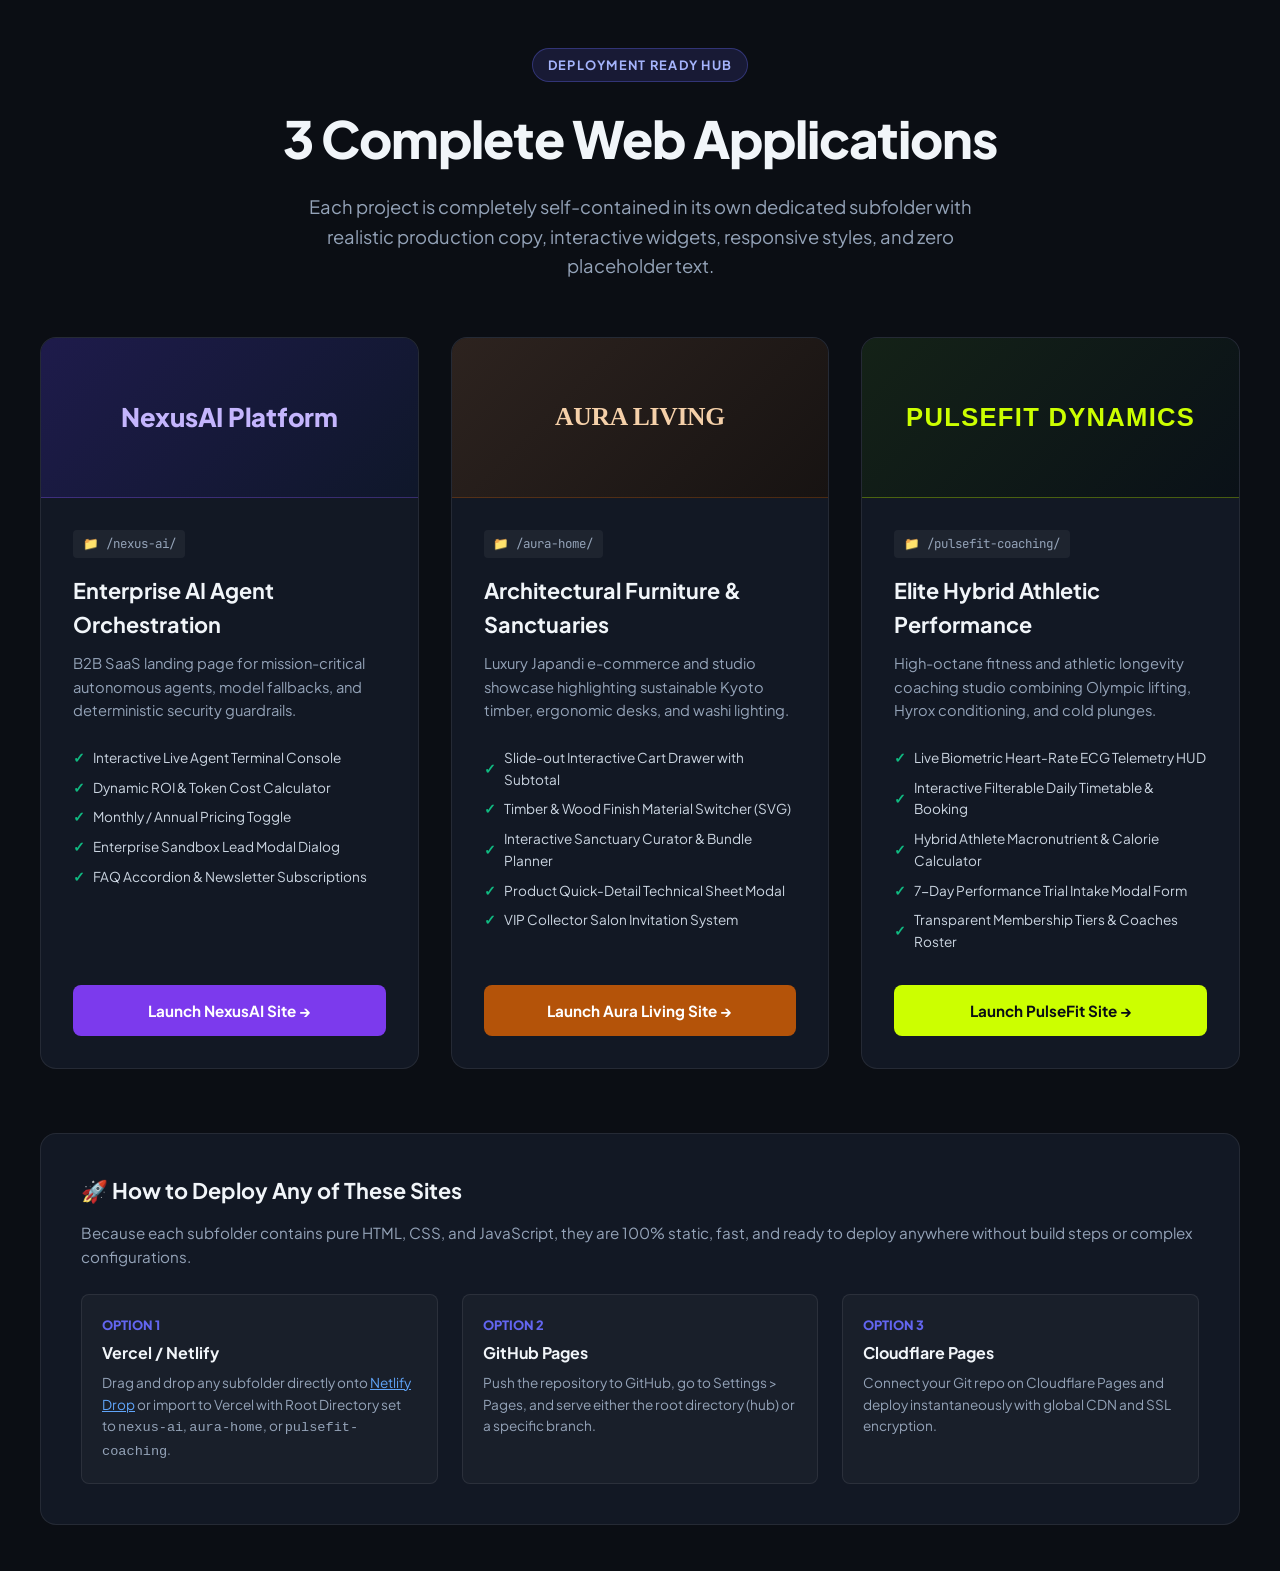
<file: index.html>
<!DOCTYPE html>
<html lang="en">
<head>
  <meta charset="UTF-8">
  <meta name="viewport" content="width=device-width, initial-scale=1.0">
  <title>Production Web Project Hub — 3 Complete Landing Pages</title>
  <meta name="description" content="Master launchpad for 3 deployment-ready web landing pages: NexusAI, Aura Living, and PulseFit Dynamics.">
  <link rel="preconnect" href="https://fonts.googleapis.com">
  <link rel="preconnect" href="https://fonts.gstatic.com" crossorigin>
  <link href="https://fonts.googleapis.com/css2?family=Plus+Jakarta+Sans:wght@400;500;600;700;800&family=JetBrains+Mono:wght@500;700&display=swap" rel="stylesheet">
  <style>
    :root {
      --bg: #0B0E14;
      --card-bg: #121824;
      --border: rgba(255, 255, 255, 0.08);
      --text: #F1F5F9;
      --text-muted: #94A3B8;
      --accent: #6366F1;
      --radius: 16px;
    }
    *, *::before, *::after { box-sizing: border-box; margin: 0; padding: 0; }
    body {
      font-family: 'Plus Jakarta Sans', sans-serif;
      background: var(--bg);
      color: var(--text);
      line-height: 1.6;
      padding: 3rem 1.5rem;
    }
    .container {
      max-width: 1200px;
      margin: 0 auto;
    }
    .header {
      text-align: center;
      margin-bottom: 3.5rem;
    }
    .badge {
      display: inline-block;
      background: rgba(99, 102, 241, 0.15);
      border: 1px solid rgba(99, 102, 241, 0.35);
      color: #A5B4FC;
      font-size: 0.8rem;
      font-weight: 700;
      letter-spacing: 0.1em;
      text-transform: uppercase;
      padding: 0.35rem 0.9rem;
      border-radius: 999px;
      margin-bottom: 1rem;
    }
    h1 {
      font-size: clamp(2.2rem, 4vw, 3.2rem);
      font-weight: 800;
      letter-spacing: -0.02em;
      margin-bottom: 0.8rem;
    }
    .subtitle {
      color: var(--text-muted);
      font-size: 1.15rem;
      max-width: 680px;
      margin: 0 auto;
    }
    .grid {
      display: grid;
      grid-template-columns: repeat(3, 1fr);
      gap: 2rem;
      margin-bottom: 4rem;
    }
    .card {
      background: var(--card-bg);
      border: 1px solid var(--border);
      border-radius: var(--radius);
      overflow: hidden;
      display: flex;
      flex-direction: column;
      transition: transform 0.25s ease, border-color 0.25s ease, box-shadow 0.25s ease;
    }
    .card:hover {
      transform: translateY(-6px);
      box-shadow: 0 20px 40px rgba(0,0,0,0.5);
    }
    .card.nexus:hover { border-color: #8B5CF6; }
    .card.aura:hover { border-color: #B45309; }
    .card.pulse:hover { border-color: #CCFF00; }

    .card-banner {
      height: 160px;
      display: flex;
      align-items: center;
      justify-content: center;
      padding: 1.5rem;
      position: relative;
    }
    .nexus .card-banner {
      background: linear-gradient(135deg, #1E1B4B 0%, #0F172A 100%);
      border-bottom: 1px solid rgba(139, 92, 246, 0.3);
    }
    .aura .card-banner {
      background: linear-gradient(135deg, #2D231F 0%, #171312 100%);
      border-bottom: 1px solid rgba(180, 83, 9, 0.3);
    }
    .pulse .card-banner {
      background: linear-gradient(135deg, #142217 0%, #0A1118 100%);
      border-bottom: 1px solid rgba(204, 255, 0, 0.3);
    }
    .banner-title {
      font-size: 1.6rem;
      font-weight: 800;
      letter-spacing: -0.01em;
    }
    .nexus .banner-title { color: #C4B5FD; }
    .aura .banner-title { color: #F5D0A9; font-family: Georgia, serif; }
    .pulse .banner-title { color: #CCFF00; font-family: sans-serif; letter-spacing: 0.05em; }

    .card-content {
      padding: 2rem;
      display: flex;
      flex-direction: column;
      flex-grow: 1;
    }
    .folder-tag {
      font-family: 'JetBrains Mono', monospace;
      font-size: 0.78rem;
      color: #94A3B8;
      background: rgba(255, 255, 255, 0.05);
      padding: 0.25rem 0.6rem;
      border-radius: 4px;
      display: inline-block;
      margin-bottom: 1rem;
      align-self: flex-start;
    }
    .card-title {
      font-size: 1.35rem;
      font-weight: 700;
      margin-bottom: 0.6rem;
    }
    .card-desc {
      color: var(--text-muted);
      font-size: 0.92rem;
      margin-bottom: 1.5rem;
      line-height: 1.6;
    }
    .feature-bullets {
      list-style: none;
      display: flex;
      flex-direction: column;
      gap: 0.5rem;
      font-size: 0.85rem;
      color: #CBD5E1;
      margin-bottom: 2rem;
      flex-grow: 1;
    }
    .feature-bullets li {
      display: flex;
      align-items: center;
      gap: 0.5rem;
    }
    .feature-bullets li span {
      color: #10B981;
      font-weight: 700;
    }
    .btn-launch {
      display: flex;
      align-items: center;
      justify-content: center;
      gap: 0.5rem;
      text-decoration: none;
      font-weight: 700;
      font-size: 0.95rem;
      padding: 0.85rem 1.4rem;
      border-radius: 8px;
      transition: all 0.2s ease;
    }
    .nexus .btn-launch {
      background: #7C3AED;
      color: #FFFFFF;
    }
    .nexus .btn-launch:hover { background: #6D28D9; }

    .aura .btn-launch {
      background: #B45309;
      color: #FFFFFF;
    }
    .aura .btn-launch:hover { background: #92400E; }

    .pulse .btn-launch {
      background: #CCFF00;
      color: #090D14;
    }
    .pulse .btn-launch:hover { background: #B3E600; }

    .deploy-panel {
      background: #121824;
      border: 1px solid var(--border);
      border-radius: var(--radius);
      padding: 2.5rem;
    }
    .deploy-panel h3 {
      font-size: 1.35rem;
      margin-bottom: 0.75rem;
    }
    .deploy-panel p {
      color: var(--text-muted);
      margin-bottom: 1.5rem;
      font-size: 0.95rem;
    }
    .deploy-steps {
      display: grid;
      grid-template-columns: repeat(3, 1fr);
      gap: 1.5rem;
    }
    .step-box {
      background: rgba(255, 255, 255, 0.03);
      border: 1px solid var(--border);
      border-radius: 8px;
      padding: 1.25rem;
    }
    .step-num {
      font-size: 0.8rem;
      font-weight: 800;
      color: var(--accent);
      margin-bottom: 0.3rem;
    }
    .step-box h4 {
      font-size: 1rem;
      margin-bottom: 0.4rem;
    }
    .step-box p {
      font-size: 0.85rem;
      margin: 0;
      color: var(--text-muted);
    }
    @media (max-width: 992px) {
      .grid { grid-template-columns: 1fr; }
      .deploy-steps { grid-template-columns: 1fr; }
    }
  </style>
</head>
<body>

  <div class="container">
    <header class="header">
      <span class="badge">Deployment Ready Hub</span>
      <h1>3 Complete Web Applications</h1>
      <p class="subtitle">Each project is completely self-contained in its own dedicated subfolder with realistic production copy, interactive widgets, responsive styles, and zero placeholder text.</p>
    </header>

    <div class="grid">
      <!-- Card 1: NexusAI -->
      <div class="card nexus">
        <div class="card-banner">
          <div class="banner-title">NexusAI Platform</div>
        </div>
        <div class="card-content">
          <span class="folder-tag">📁 /nexus-ai/</span>
          <h2 class="card-title">Enterprise AI Agent Orchestration</h2>
          <p class="card-desc">B2B SaaS landing page for mission-critical autonomous agents, model fallbacks, and deterministic security guardrails.</p>
          <ul class="feature-bullets">
            <li><span>✓</span> Interactive Live Agent Terminal Console</li>
            <li><span>✓</span> Dynamic ROI &amp; Token Cost Calculator</li>
            <li><span>✓</span> Monthly / Annual Pricing Toggle</li>
            <li><span>✓</span> Enterprise Sandbox Lead Modal Dialog</li>
            <li><span>✓</span> FAQ Accordion &amp; Newsletter Subscriptions</li>
          </ul>
          <a href="./nexus-ai/index.html" class="btn-launch">
            Launch NexusAI Site &rarr;
          </a>
        </div>
      </div>

      <!-- Card 2: Aura Living -->
      <div class="card aura">
        <div class="card-banner">
          <div class="banner-title">AURA LIVING</div>
        </div>
        <div class="card-content">
          <span class="folder-tag">📁 /aura-home/</span>
          <h2 class="card-title">Architectural Furniture &amp; Sanctuaries</h2>
          <p class="card-desc">Luxury Japandi e-commerce and studio showcase highlighting sustainable Kyoto timber, ergonomic desks, and washi lighting.</p>
          <ul class="feature-bullets">
            <li><span>✓</span> Slide-out Interactive Cart Drawer with Subtotal</li>
            <li><span>✓</span> Timber &amp; Wood Finish Material Switcher (SVG)</li>
            <li><span>✓</span> Interactive Sanctuary Curator &amp; Bundle Planner</li>
            <li><span>✓</span> Product Quick-Detail Technical Sheet Modal</li>
            <li><span>✓</span> VIP Collector Salon Invitation System</li>
          </ul>
          <a href="./aura-home/index.html" class="btn-launch">
            Launch Aura Living Site &rarr;
          </a>
        </div>
      </div>

      <!-- Card 3: PulseFit Dynamics -->
      <div class="card pulse">
        <div class="card-banner">
          <div class="banner-title">PULSEFIT DYNAMICS</div>
        </div>
        <div class="card-content">
          <span class="folder-tag">📁 /pulsefit-coaching/</span>
          <h2 class="card-title">Elite Hybrid Athletic Performance</h2>
          <p class="card-desc">High-octane fitness and athletic longevity coaching studio combining Olympic lifting, Hyrox conditioning, and cold plunges.</p>
          <ul class="feature-bullets">
            <li><span>✓</span> Live Biometric Heart-Rate ECG Telemetry HUD</li>
            <li><span>✓</span> Interactive Filterable Daily Timetable &amp; Booking</li>
            <li><span>✓</span> Hybrid Athlete Macronutrient &amp; Calorie Calculator</li>
            <li><span>✓</span> 7-Day Performance Trial Intake Modal Form</li>
            <li><span>✓</span> Transparent Membership Tiers &amp; Coaches Roster</li>
          </ul>
          <a href="./pulsefit-coaching/index.html" class="btn-launch">
            Launch PulseFit Site &rarr;
          </a>
        </div>
      </div>
    </div>

    <!-- Deployment Guide -->
    <section class="deploy-panel">
      <h3>🚀 How to Deploy Any of These Sites</h3>
      <p>Because each subfolder contains pure HTML, CSS, and JavaScript, they are 100% static, fast, and ready to deploy anywhere without build steps or complex configurations.</p>

      <div class="deploy-steps">
        <div class="step-box">
          <div class="step-num">OPTION 1</div>
          <h4>Vercel / Netlify</h4>
          <p>Drag and drop any subfolder directly onto <a href="https://app.netlify.com/drop" target="_blank" style="color:#60A5FA;">Netlify Drop</a> or import to Vercel with Root Directory set to <code>nexus-ai</code>, <code>aura-home</code>, or <code>pulsefit-coaching</code>.</p>
        </div>
        <div class="step-box">
          <div class="step-num">OPTION 2</div>
          <h4>GitHub Pages</h4>
          <p>Push the repository to GitHub, go to Settings &gt; Pages, and serve either the root directory (hub) or a specific branch.</p>
        </div>
        <div class="step-box">
          <div class="step-num">OPTION 3</div>
          <h4>Cloudflare Pages</h4>
          <p>Connect your Git repo on Cloudflare Pages and deploy instantaneously with global CDN and SSL encryption.</p>
        </div>
      </div>
    </section>
  </div>

</body>
</html>
</file>
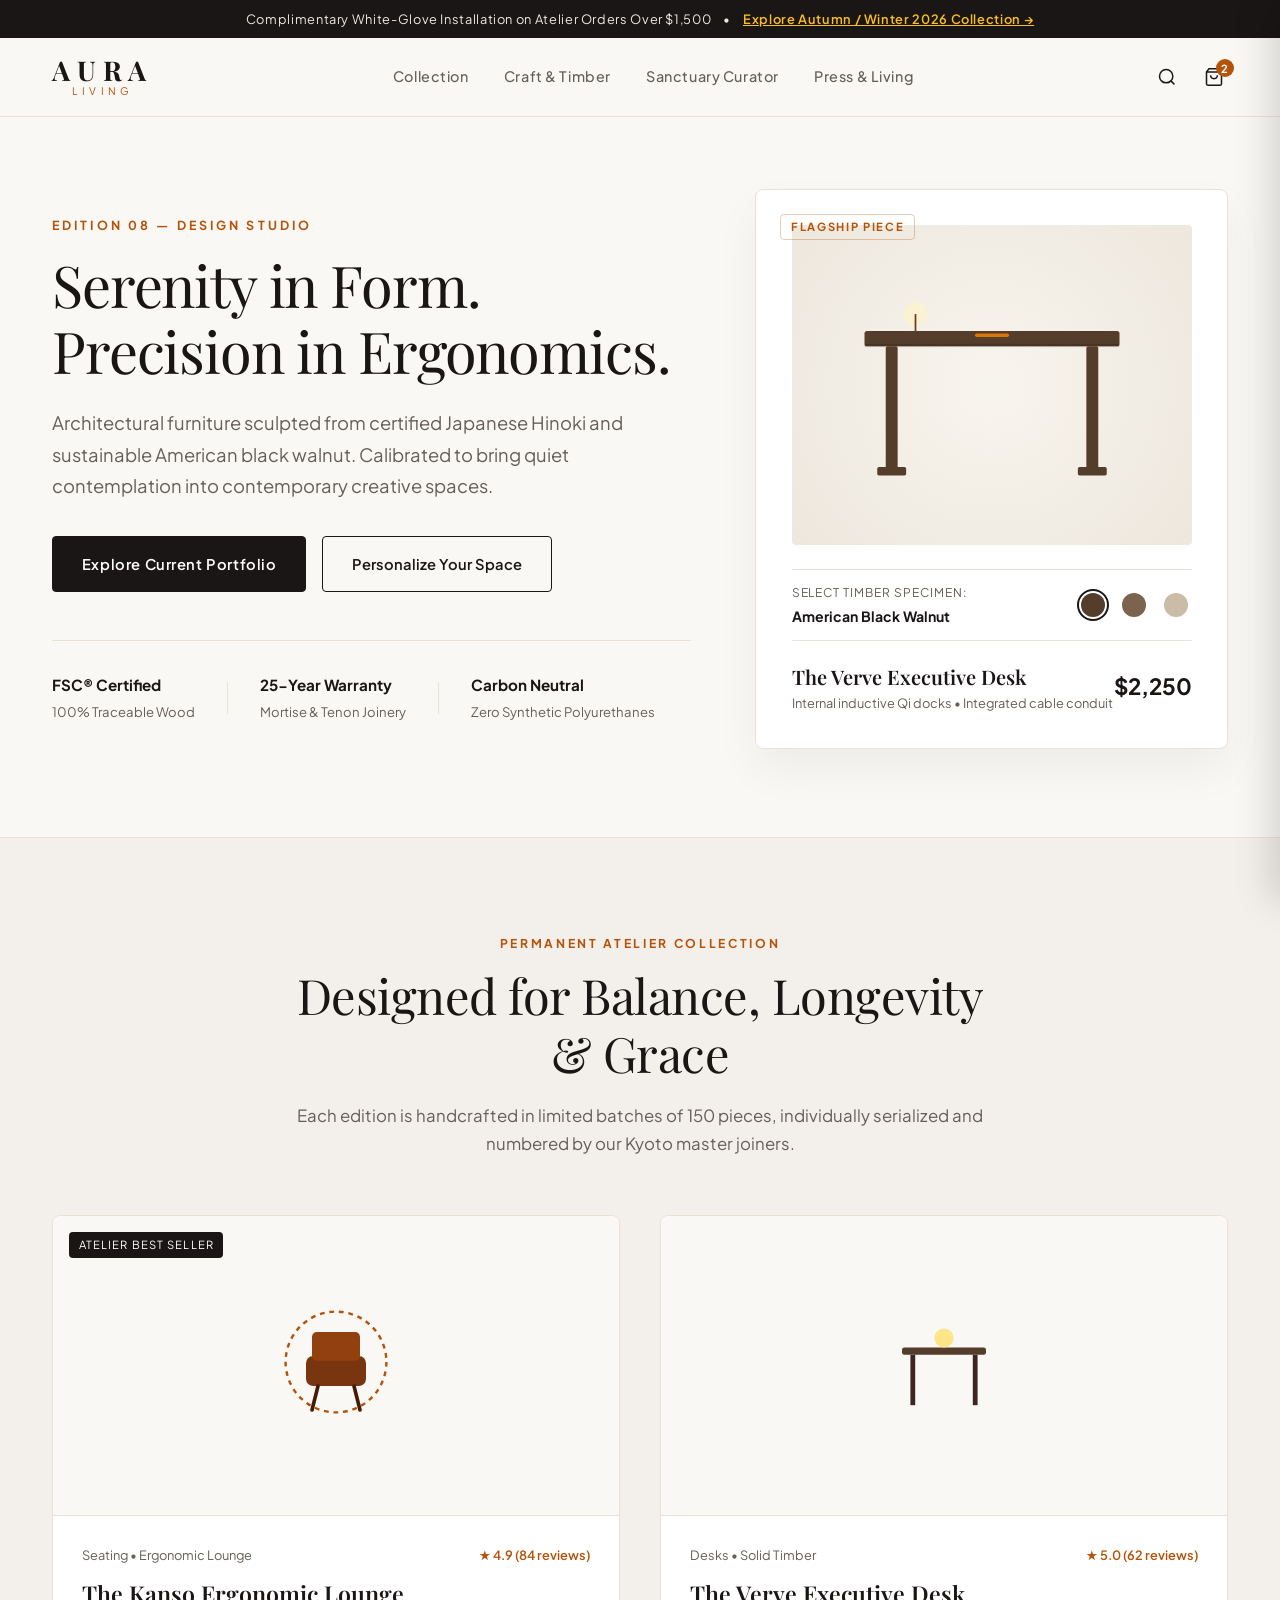
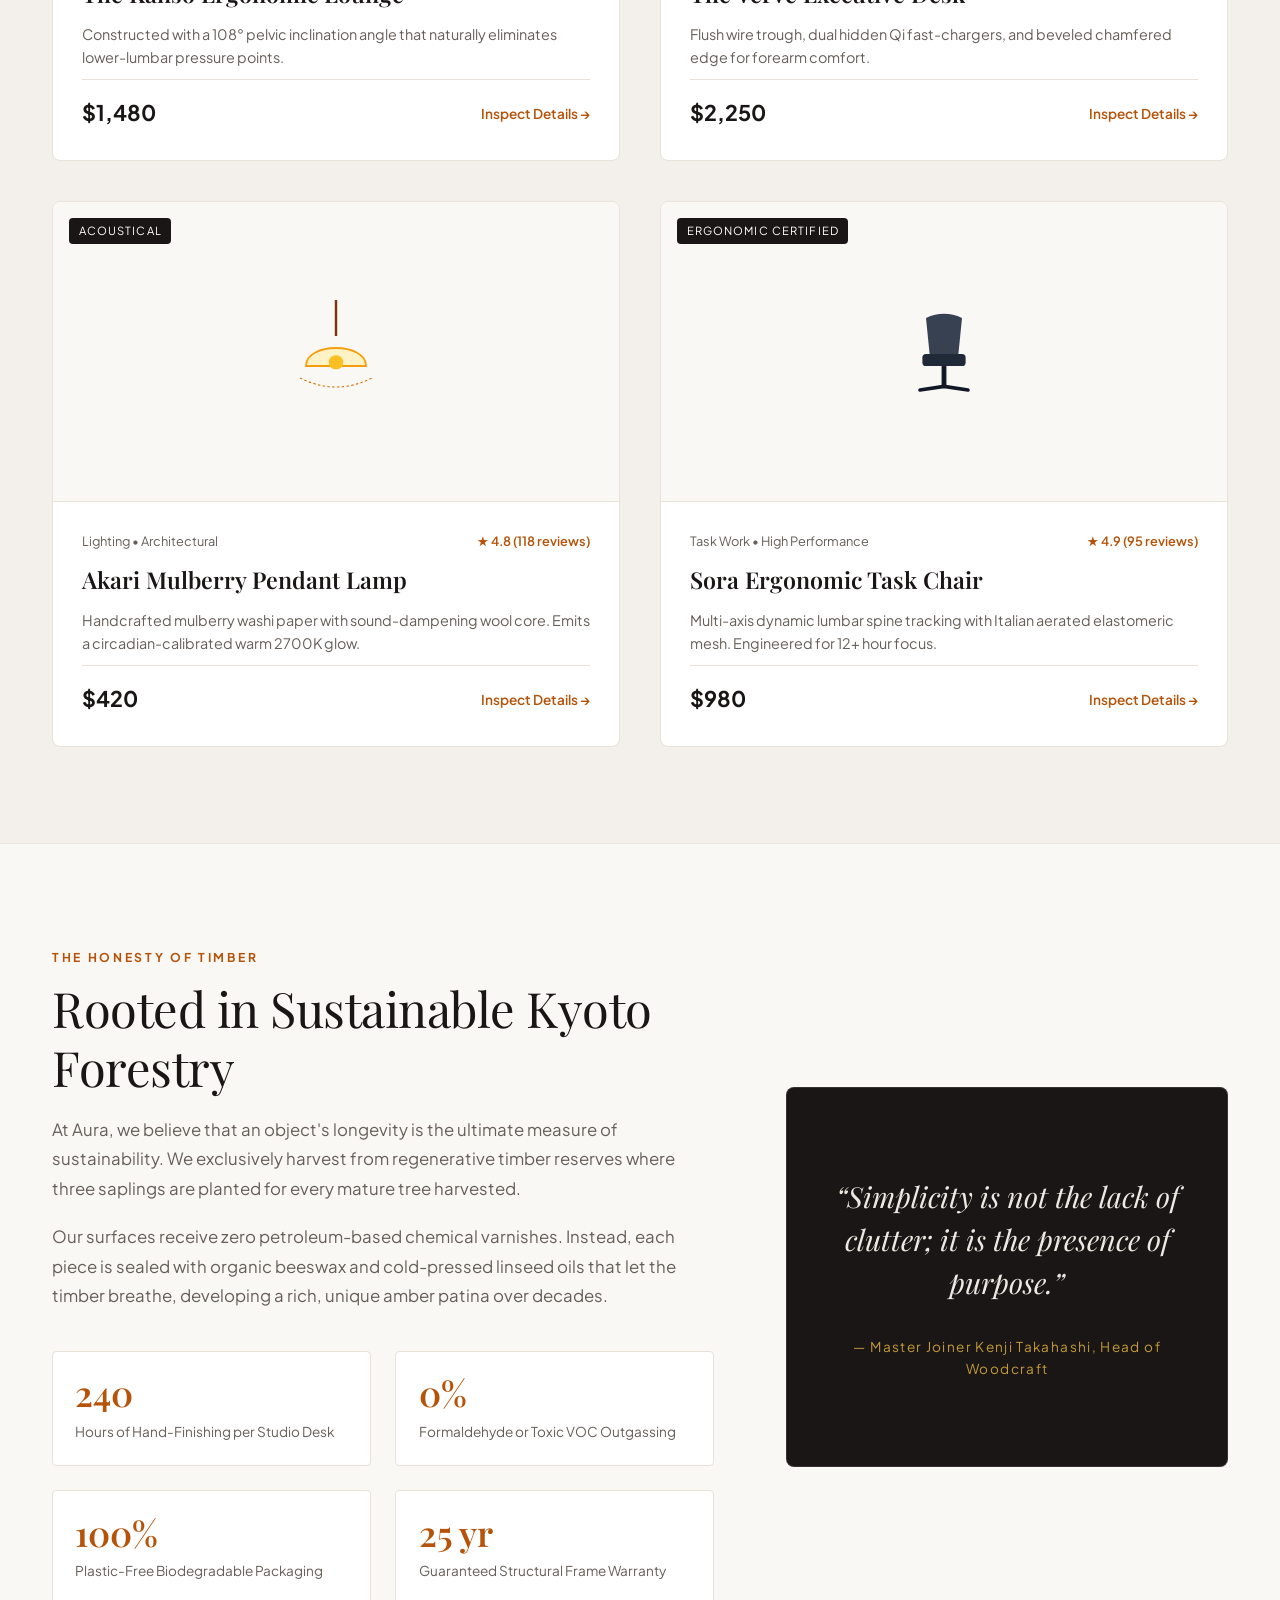
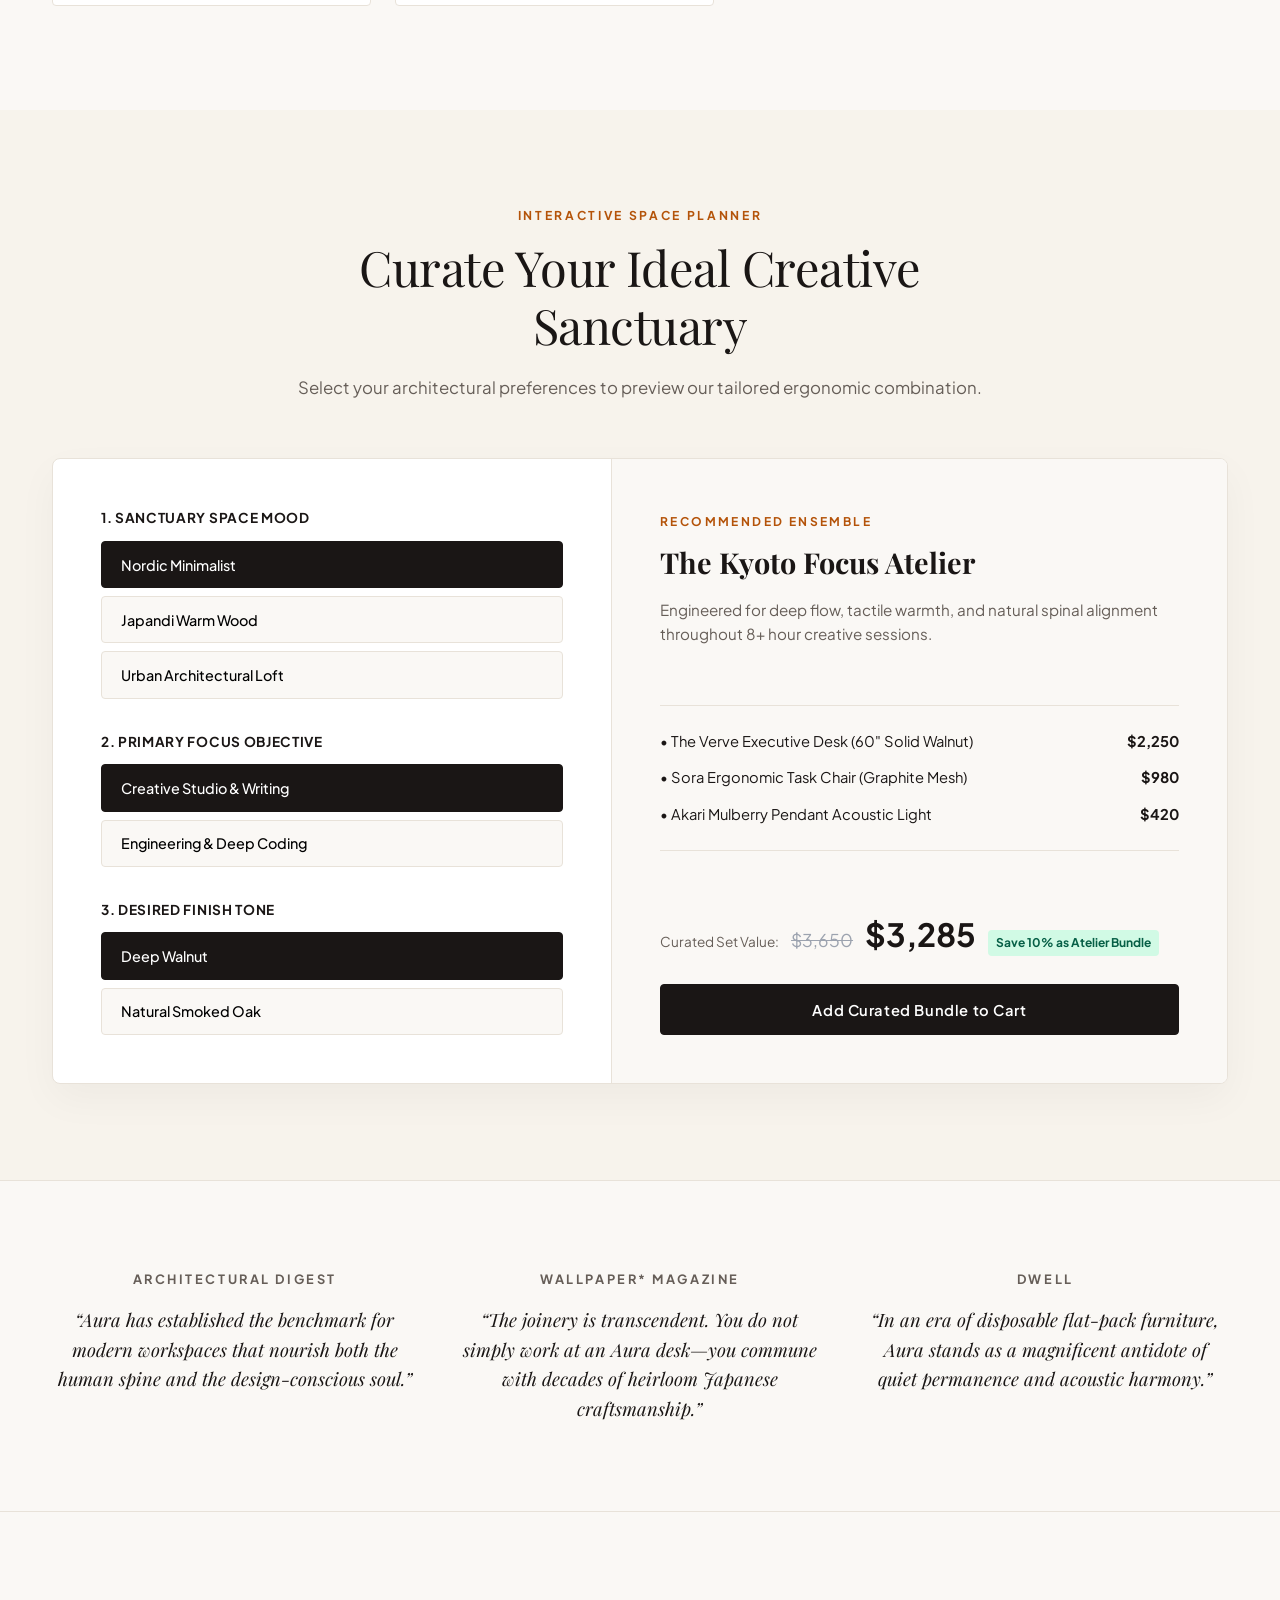
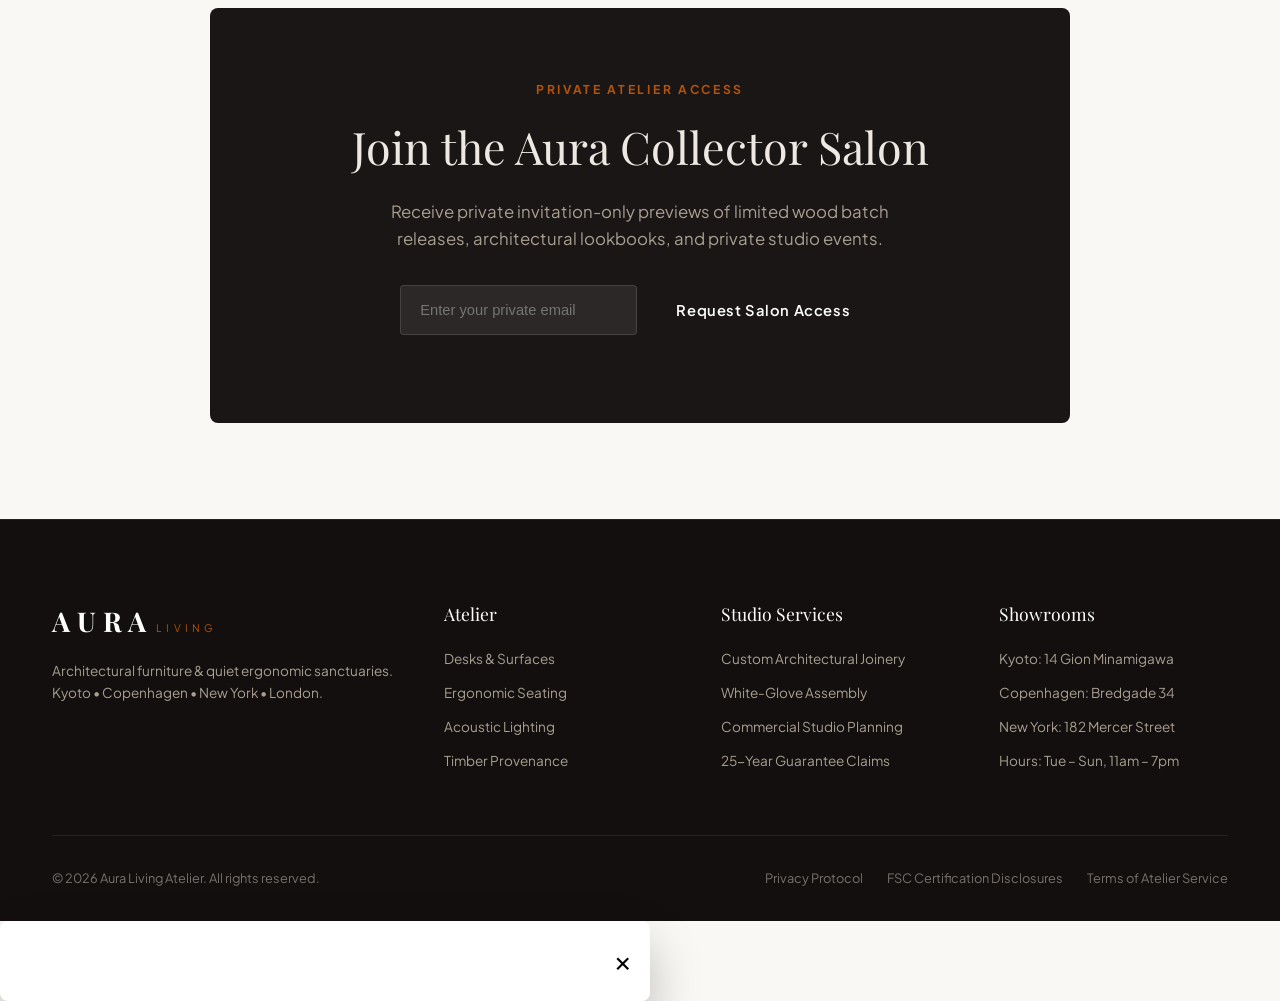
<file: aura-home/index.html>
<!DOCTYPE html>
<html lang="en">
<head>
  <meta charset="UTF-8">
  <meta name="viewport" content="width=device-width, initial-scale=1.0">
  <title>Aura Living — Architectural Furniture &amp; Ergonomic Sanctuaries</title>
  <meta name="description" content="Handcrafted Scandinavian-Japanese ergonomic desks, lounge seating, and architectural lighting engineered from sustainably harvested timber.">
  <link rel="preconnect" href="https://fonts.googleapis.com">
  <link rel="preconnect" href="https://fonts.gstatic.com" crossorigin>
  <link href="https://fonts.googleapis.com/css2?family=Playfair+Display:ital,wght@0,400;0,600;0,700;1,400&family=Plus+Jakarta+Sans:wght@300;400;500;600;700&display=swap" rel="stylesheet">
  <link rel="stylesheet" href="style.css">
</head>
<body>

  <!-- Announcement Bar -->
  <aside class="announcement-bar" id="announcement-bar">
    <div class="announcement-inner">
      <span>Complimentary White-Glove Installation on Atelier Orders Over $1,500</span>
      <span class="announcement-divider">•</span>
      <a href="#flagship" class="announcement-link">Explore Autumn / Winter 2026 Collection &rarr;</a>
    </div>
  </aside>

  <!-- Navigation -->
  <header class="studio-header" id="header">
    <div class="nav-container">
      <button class="mobile-toggle" id="mobile-toggle" aria-label="Toggle Navigation">
        <span></span>
        <span></span>
      </button>

      <a href="#hero" class="studio-logo">
        <span class="logo-title">AURA</span>
        <span class="logo-sub">LIVING</span>
      </a>

      <nav class="studio-nav" id="studio-nav">
        <a href="#flagship" class="nav-link">Collection</a>
        <a href="#materials" class="nav-link">Craft &amp; Timber</a>
        <a href="#customizer" class="nav-link">Sanctuary Curator</a>
        <a href="#reviews" class="nav-link">Press &amp; Living</a>
      </nav>

      <div class="nav-utilities">
        <button class="util-btn search-btn" id="search-trigger" aria-label="Search catalog">
          <svg width="20" height="20" viewBox="0 0 24 24" fill="none" stroke="currentColor" stroke-width="1.8"><circle cx="11" cy="11" r="8"/><path d="M21 21l-4.35-4.35"/></svg>
        </button>
        <button class="util-btn cart-trigger" id="cart-drawer-trigger" aria-label="Shopping Cart">
          <svg width="20" height="20" viewBox="0 0 24 24" fill="none" stroke="currentColor" stroke-width="1.8"><path d="M6 2L3 6v14a2 2 0 0 0 2 2h14a2 2 0 0 0 2-2V6l-3-4z"/><line x1="3" y1="6" x2="21" y2="6"/><path d="M16 10a4 4 0 0 1-8 0"/></svg>
          <span class="cart-count-badge" id="cart-count">2</span>
        </button>
      </div>
    </div>
  </header>

  <main>
    <!-- Hero Section -->
    <section class="hero-section" id="hero">
      <div class="hero-container">
        <div class="hero-content">
          <div class="editorial-tag">EDITION 08 — DESIGN STUDIO</div>
          <h1 class="hero-heading">Serenity in Form. Precision in Ergonomics.</h1>
          <p class="hero-subheading">
            Architectural furniture sculpted from certified Japanese Hinoki and sustainable American black walnut. Calibrated to bring quiet contemplation into contemporary creative spaces.
          </p>

          <div class="hero-actions">
            <a href="#flagship" class="btn-dark">Explore Current Portfolio</a>
            <a href="#customizer" class="btn-outline">Personalize Your Space</a>
          </div>

          <div class="hero-attributes">
            <div class="attr-item">
              <strong>FSC® Certified</strong>
              <span>100% Traceable Wood</span>
            </div>
            <div class="attr-divider"></div>
            <div class="attr-item">
              <strong>25-Year Warranty</strong>
              <span>Mortise &amp; Tenon Joinery</span>
            </div>
            <div class="attr-divider"></div>
            <div class="attr-item">
              <strong>Carbon Neutral</strong>
              <span>Zero Synthetic Polyurethanes</span>
            </div>
          </div>
        </div>

        <div class="hero-visual">
          <div class="visual-card" id="hero-interactive-card">
            <div class="product-badge">FLAGSHIP PIECE</div>
            <div class="material-preview-box" id="material-preview-display">
              <div class="furniture-illustration" id="furniture-svg-stage">
                <!-- Architectural Desk Line SVG -->
                <svg width="340" height="260" viewBox="0 0 400 300" fill="none" xmlns="http://www.w3.org/2000/svg" class="desk-svg">
                  <!-- Desk Top -->
                  <rect x="50" y="90" width="300" height="18" rx="3" class="part-wood wood-fill" />
                  <!-- Bevel edge shadow -->
                  <rect x="50" y="105" width="300" height="4" fill="rgba(0,0,0,0.15)" />
                  <!-- Left Leg Assembly -->
                  <rect x="75" y="108" width="14" height="150" rx="2" class="part-wood wood-fill" />
                  <rect x="65" y="250" width="34" height="10" rx="2" class="part-wood wood-fill" />
                  <!-- Right Leg Assembly -->
                  <rect x="311" y="108" width="14" height="150" rx="2" class="part-wood wood-fill" />
                  <rect x="301" y="250" width="34" height="10" rx="2" class="part-wood wood-fill" />
                  <!-- Cable Conceal Conduit Inlay -->
                  <rect x="180" y="93" width="40" height="4" rx="2" fill="#D97706" />
                  <!-- Decorative Minimalist Lamp Shadow -->
                  <circle cx="110" cy="70" r="14" fill="#FEF3C7" opacity="0.6" />
                  <path d="M110 70 L110 90" stroke="#78350F" stroke-width="2"/>
                </svg>
              </div>
            </div>

            <div class="material-switcher-panel">
              <div class="switcher-meta">
                <span class="switcher-label">Select Timber Specimen:</span>
                <span class="switcher-active-name" id="current-finish-name">American Black Walnut</span>
              </div>
              <div class="swatches-row">
                <button class="swatch-btn active" data-finish="walnut" data-name="American Black Walnut" data-color="#543D2B" title="Black Walnut">
                  <span class="swatch-color" style="background: #543D2B;"></span>
                </button>
                <button class="swatch-btn" data-finish="oak" data-name="Smoked European Oak" data-color="#7C634E" title="Smoked Oak">
                  <span class="swatch-color" style="background: #7C634E;"></span>
                </button>
                <button class="swatch-btn" data-finish="ash" data-name="Bleached Nordic Ash" data-color="#CBBCA8" title="Nordic Ash">
                  <span class="swatch-color" style="background: #CBBCA8;"></span>
                </button>
              </div>
            </div>

            <div class="hero-product-details">
              <div>
                <h4>The Verve Executive Desk</h4>
                <p>Internal inductive Qi docks &bull; Integrated cable conduit</p>
              </div>
              <div class="product-price-tag">$2,250</div>
            </div>
          </div>
        </div>
      </div>
    </section>

    <!-- Flagship Collection Grid -->
    <section class="collection-section" id="flagship">
      <div class="section-container">
        <div class="editorial-header">
          <span class="editorial-sub">PERMANENT ATELIER COLLECTION</span>
          <h2 class="editorial-title">Designed for Balance, Longevity &amp; Grace</h2>
          <p class="editorial-lead">Each edition is handcrafted in limited batches of 150 pieces, individually serialized and numbered by our Kyoto master joiners.</p>
        </div>

        <div class="product-grid">
          <!-- Product 1 -->
          <article class="product-card" data-id="1">
            <div class="card-image-wrap">
              <div class="badge-tag">Atelier Best Seller</div>
              <div class="product-art p-art-1">
                <div class="art-visual-placeholder">
                  <svg width="120" height="120" viewBox="0 0 100 100" fill="none">
                    <circle cx="50" cy="50" r="42" stroke="#B45309" stroke-width="2" stroke-dasharray="4 4"/>
                    <rect x="25" y="45" width="50" height="25" rx="6" fill="#78350F"/>
                    <path d="M35 70 L30 90 M65 70 L70 90" stroke="#451A03" stroke-width="3" stroke-linecap="round"/>
                    <rect x="30" y="25" width="40" height="24" rx="4" fill="#92400E"/>
                  </svg>
                </div>
              </div>
              <button class="quick-add-btn" onclick="addToCart(1, 'The Kanso Ergonomic Lounge', 1480, 'Black Walnut / Cognac Leather')">
                + Quick Add to Sanctuary
              </button>
            </div>
            <div class="card-info">
              <div class="card-meta">
                <span class="category">Seating &bull; Ergonomic Lounge</span>
                <span class="rating">★ 4.9 (84 reviews)</span>
              </div>
              <h3 class="product-title">The Kanso Ergonomic Lounge</h3>
              <p class="product-brief">Constructed with a 108° pelvic inclination angle that naturally eliminates lower-lumbar pressure points.</p>
              <div class="price-row">
                <span class="price">$1,480</span>
                <button class="details-link" onclick="openProductModal(1)">Inspect Details &rarr;</button>
              </div>
            </div>
          </article>

          <!-- Product 2 -->
          <article class="product-card" data-id="2">
            <div class="card-image-wrap">
              <div class="product-art p-art-2">
                <div class="art-visual-placeholder">
                  <svg width="120" height="120" viewBox="0 0 100 100" fill="none">
                    <rect x="15" y="38" width="70" height="6" rx="2" fill="#543D2B"/>
                    <rect x="22" y="44" width="4" height="42" fill="#3E2723"/>
                    <rect x="74" y="44" width="4" height="42" fill="#3E2723"/>
                    <circle cx="50" cy="30" r="8" fill="#FDE68A"/>
                  </svg>
                </div>
              </div>
              <button class="quick-add-btn" onclick="addToCart(2, 'The Verve Executive Desk', 2250, 'Solid American Walnut')">
                + Quick Add to Sanctuary
              </button>
            </div>
            <div class="card-info">
              <div class="card-meta">
                <span class="category">Desks &bull; Solid Timber</span>
                <span class="rating">★ 5.0 (62 reviews)</span>
              </div>
              <h3 class="product-title">The Verve Executive Desk</h3>
              <p class="product-brief">Flush wire trough, dual hidden Qi fast-chargers, and beveled chamfered edge for forearm comfort.</p>
              <div class="price-row">
                <span class="price">$2,250</span>
                <button class="details-link" onclick="openProductModal(2)">Inspect Details &rarr;</button>
              </div>
            </div>
          </article>

          <!-- Product 3 -->
          <article class="product-card" data-id="3">
            <div class="card-image-wrap">
              <div class="badge-tag">Acoustical</div>
              <div class="product-art p-art-3">
                <div class="art-visual-placeholder">
                  <svg width="120" height="120" viewBox="0 0 100 100" fill="none">
                    <line x1="50" y1="10" x2="50" y2="40" stroke="#78350F" stroke-width="2"/>
                    <path d="M25 65 C25 45 75 45 75 65 Z" fill="#FEF3C7" stroke="#F59E0B" stroke-width="1.5"/>
                    <circle cx="50" cy="62" r="6" fill="#FBBF24"/>
                    <path d="M20 75 Q50 90 80 75" stroke="#D97706" stroke-width="1" stroke-dasharray="2 2"/>
                  </svg>
                </div>
              </div>
              <button class="quick-add-btn" onclick="addToCart(3, 'Akari Mulberry Pendant Lamp', 420, 'Washi Paper / Brushed Brass')">
                + Quick Add to Sanctuary
              </button>
            </div>
            <div class="card-info">
              <div class="card-meta">
                <span class="category">Lighting &bull; Architectural</span>
                <span class="rating">★ 4.8 (118 reviews)</span>
              </div>
              <h3 class="product-title">Akari Mulberry Pendant Lamp</h3>
              <p class="product-brief">Handcrafted mulberry washi paper with sound-dampening wool core. Emits a circadian-calibrated warm 2700K glow.</p>
              <div class="price-row">
                <span class="price">$420</span>
                <button class="details-link" onclick="openProductModal(3)">Inspect Details &rarr;</button>
              </div>
            </div>
          </article>

          <!-- Product 4 -->
          <article class="product-card" data-id="4">
            <div class="card-image-wrap">
              <div class="badge-tag">Ergonomic Certified</div>
              <div class="product-art p-art-4">
                <div class="art-visual-placeholder">
                  <svg width="120" height="120" viewBox="0 0 100 100" fill="none">
                    <path d="M35 25 Q50 18 65 25 L62 55 Q50 60 38 55 Z" fill="#374151"/>
                    <rect x="32" y="55" width="36" height="10" rx="3" fill="#1F2937"/>
                    <line x1="50" y1="65" x2="50" y2="82" stroke="#111827" stroke-width="4"/>
                    <path d="M30 85 L50 82 L70 85" stroke="#111827" stroke-width="3" stroke-linecap="round"/>
                  </svg>
                </div>
              </div>
              <button class="quick-add-btn" onclick="addToCart(4, 'Sora Ergonomic Task Chair', 980, 'Cast Magnesium / 3D Mesh')">
                + Quick Add to Sanctuary
              </button>
            </div>
            <div class="card-info">
              <div class="card-meta">
                <span class="category">Task Work &bull; High Performance</span>
                <span class="rating">★ 4.9 (95 reviews)</span>
              </div>
              <h3 class="product-title">Sora Ergonomic Task Chair</h3>
              <p class="product-brief">Multi-axis dynamic lumbar spine tracking with Italian aerated elastomeric mesh. Engineered for 12+ hour focus.</p>
              <div class="price-row">
                <span class="price">$980</span>
                <button class="details-link" onclick="openProductModal(4)">Inspect Details &rarr;</button>
              </div>
            </div>
          </article>
        </div>
      </div>
    </section>

    <!-- Craft & Material Philosophy -->
    <section class="materials-section" id="materials">
      <div class="section-container">
        <div class="materials-layout">
          <div class="materials-text">
            <span class="editorial-sub">THE HONESTY OF TIMBER</span>
            <h2 class="editorial-title">Rooted in Sustainable Kyoto Forestry</h2>
            <p>
              At Aura, we believe that an object's longevity is the ultimate measure of sustainability. We exclusively harvest from regenerative timber reserves where three saplings are planted for every mature tree harvested.
            </p>
            <p>
              Our surfaces receive zero petroleum-based chemical varnishes. Instead, each piece is sealed with organic beeswax and cold-pressed linseed oils that let the timber breathe, developing a rich, unique amber patina over decades.
            </p>

            <div class="specs-grid">
              <div class="spec-card">
                <span class="spec-num">240</span>
                <span class="spec-label">Hours of Hand-Finishing per Studio Desk</span>
              </div>
              <div class="spec-card">
                <span class="spec-num">0%</span>
                <span class="spec-label">Formaldehyde or Toxic VOC Outgassing</span>
              </div>
              <div class="spec-card">
                <span class="spec-num">100%</span>
                <span class="spec-label">Plastic-Free Biodegradable Packaging</span>
              </div>
              <div class="spec-card">
                <span class="spec-num">25 yr</span>
                <span class="spec-label">Guaranteed Structural Frame Warranty</span>
              </div>
            </div>
          </div>

          <div class="materials-graphic">
            <div class="craft-frame">
              <div class="craft-quote">
                &ldquo;Simplicity is not the lack of clutter; it is the presence of purpose.&rdquo;
              </div>
              <div class="craft-signee">— Master Joiner Kenji Takahashi, Head of Woodcraft</div>
            </div>
          </div>
        </div>
      </div>
    </section>

    <!-- Interactive Sanctuary Curator / Room Bundler -->
    <section class="customizer-section" id="customizer">
      <div class="section-container">
        <div class="editorial-header">
          <span class="editorial-sub">INTERACTIVE SPACE PLANNER</span>
          <h2 class="editorial-title">Curate Your Ideal Creative Sanctuary</h2>
          <p class="editorial-lead">Select your architectural preferences to preview our tailored ergonomic combination.</p>
        </div>

        <div class="customizer-card">
          <div class="quiz-controls">
            <div class="control-group">
              <label>1. Sanctuary Space Mood</label>
              <div class="option-buttons" id="mood-selector">
                <button class="opt-btn active" data-mood="minimal">Nordic Minimalist</button>
                <button class="opt-btn" data-mood="warm">Japandi Warm Wood</button>
                <button class="opt-btn" data-mood="loft">Urban Architectural Loft</button>
              </div>
            </div>

            <div class="control-group">
              <label>2. Primary Focus Objective</label>
              <div class="option-buttons" id="goal-selector">
                <button class="opt-btn active" data-goal="creative">Creative Studio &amp; Writing</button>
                <button class="opt-btn" data-goal="executive">Engineering &amp; Deep Coding</button>
              </div>
            </div>

            <div class="control-group">
              <label>3. Desired Finish Tone</label>
              <div class="option-buttons" id="finish-selector">
                <button class="opt-btn active" data-finish="walnut">Deep Walnut</button>
                <button class="opt-btn" data-finish="oak">Natural Smoked Oak</button>
              </div>
            </div>
          </div>

          <div class="curation-recommendation" id="curation-result">
            <div class="rec-header">
              <span class="rec-tag">RECOMMENDED ENSEMBLE</span>
              <h3 id="bundle-title">The Kyoto Focus Atelier</h3>
              <p id="bundle-desc">Engineered for deep flow, tactile warmth, and natural spinal alignment throughout 8+ hour creative sessions.</p>
            </div>

            <div class="bundle-items-list" id="bundle-items-list">
              <div class="bundle-item">
                <span>• The Verve Executive Desk (60" Solid Walnut)</span>
                <strong>$2,250</strong>
              </div>
              <div class="bundle-item">
                <span>• Sora Ergonomic Task Chair (Graphite Mesh)</span>
                <strong>$980</strong>
              </div>
              <div class="bundle-item">
                <span>• Akari Mulberry Pendant Acoustic Light</span>
                <strong>$420</strong>
              </div>
            </div>

            <div class="bundle-pricing-row">
              <div class="bundle-totals">
                <span class="bundle-label">Curated Set Value:</span>
                <span class="bundle-old-price" id="bundle-old-price">$3,650</span>
                <span class="bundle-new-price" id="bundle-new-price">$3,285</span>
                <span class="bundle-savings">Save 10% as Atelier Bundle</span>
              </div>
              <button class="btn-dark" id="add-bundle-btn">Add Curated Bundle to Cart</button>
            </div>
          </div>
        </div>
      </div>
    </section>

    <!-- Press & Architectural Living -->
    <section class="press-section" id="reviews">
      <div class="section-container">
        <div class="press-grid">
          <blockquote class="press-item">
            <div class="press-source">ARCHITECTURAL DIGEST</div>
            <p>&ldquo;Aura has established the benchmark for modern workspaces that nourish both the human spine and the design-conscious soul.&rdquo;</p>
          </blockquote>
          <blockquote class="press-item">
            <div class="press-source">WALLPAPER* MAGAZINE</div>
            <p>&ldquo;The joinery is transcendent. You do not simply work at an Aura desk—you commune with decades of heirloom Japanese craftsmanship.&rdquo;</p>
          </blockquote>
          <blockquote class="press-item">
            <div class="press-source">DWELL</div>
            <p>&ldquo;In an era of disposable flat-pack furniture, Aura stands as a magnificent antidote of quiet permanence and acoustic harmony.&rdquo;</p>
          </blockquote>
        </div>
      </div>
    </section>

    <!-- Newsletter Salon Invitation -->
    <section class="salon-section">
      <div class="section-container">
        <div class="salon-card">
          <div class="editorial-sub">PRIVATE ATELIER ACCESS</div>
          <h2>Join the Aura Collector Salon</h2>
          <p>Receive private invitation-only previews of limited wood batch releases, architectural lookbooks, and private studio events.</p>
          <form class="salon-form" id="salon-form">
            <input type="email" placeholder="Enter your private email" required id="salon-email">
            <button type="submit" class="btn-dark">Request Salon Access</button>
          </form>
          <div id="salon-feedback" class="salon-feedback"></div>
        </div>
      </div>
    </section>
  </main>

  <!-- Footer -->
  <footer class="studio-footer">
    <div class="section-container">
      <div class="footer-grid">
        <div class="footer-brand">
          <span class="logo-title">AURA</span>
          <span class="logo-sub">LIVING</span>
          <p class="footer-tagline">Architectural furniture &amp; quiet ergonomic sanctuaries. Kyoto &bull; Copenhagen &bull; New York &bull; London.</p>
          <div class="verified-badge-wrap" style="margin-top: 1.25rem;">
            <!-- PkBizGuide Verified Business Badge: pulsefitcoaching.netlify.app -->
          
          </div>
        </div>

        <div class="footer-links-col">
          <h4>Atelier</h4>
          <a href="#flagship">Desks &amp; Surfaces</a>
          <a href="#flagship">Ergonomic Seating</a>
          <a href="#flagship">Acoustic Lighting</a>
          <a href="#materials">Timber Provenance</a>
        </div>

        <div class="footer-links-col">
          <h4>Studio Services</h4>
          <a href="#customizer">Custom Architectural Joinery</a>
          <a href="#">White-Glove Assembly</a>
          <a href="#">Commercial Studio Planning</a>
          <a href="#">25-Year Guarantee Claims</a>
        </div>

        <div class="footer-links-col">
          <h4>Showrooms</h4>
          <p>Kyoto: 14 Gion Minamigawa</p>
          <p>Copenhagen: Bredgade 34</p>
          <p>New York: 182 Mercer Street</p>
          <p>Hours: Tue – Sun, 11am – 7pm</p>
        </div>
      </div>

      <div class="footer-bottom-row">
        <span>&copy; 2026 Aura Living Atelier. All rights reserved.</span>
        <div class="footer-legals">
          <a href="#">Privacy Protocol</a>
          <a href="#">FSC Certification Disclosures</a>
          <a href="#">Terms of Atelier Service</a>
        </div>
      </div>
    </div>
  </footer>

  <!-- Slide-out Cart Drawer -->
  <div class="cart-backdrop" id="cart-backdrop"></div>
  <aside class="cart-drawer" id="cart-drawer" aria-label="Shopping Cart Drawer">
    <div class="cart-header">
      <div class="cart-title">
        <h3>Your Atelier Order</h3>
        <span class="cart-count-sub" id="cart-items-count-text">2 Items</span>
      </div>
      <button class="cart-close" id="cart-close-btn">&times;</button>
    </div>

    <div class="cart-items-list" id="cart-items-container">
      <!-- Items dynamically populated via script.js -->
    </div>

    <div class="cart-footer">
      <div class="cart-summary-line">
        <span>White-Glove Delivery</span>
        <strong class="free-tag">Complimentary ($250 Value)</strong>
      </div>
      <div class="cart-summary-line subtotal">
        <span>Order Subtotal</span>
        <strong id="cart-subtotal-val">$3,730</strong>
      </div>
      <button class="btn-dark btn-block btn-checkout" id="checkout-btn">Proceed to Secure Checkout</button>
      <p class="cart-footnote">Includes 30-day in-home trial &amp; free insured returns.</p>
    </div>
  </aside>

  <!-- Product Quick Detail Modal -->
  <div class="modal-backdrop" id="product-modal" role="dialog" aria-modal="true" aria-hidden="true">
    <div class="modal-sheet">
      <button class="modal-close" id="product-modal-close">&times;</button>
      <div class="modal-body" id="modal-product-content">
        <!-- Injected via script.js -->
      </div>
    </div>
  </div>

  <!-- Toast Notification Hub -->
  <div class="toast-hub" id="toast-hub"></div>

  <script src="script.js"></script>
</body>
</html>
</file>
<file: aura-home/style.css>
/* ==========================================================================
   Aura Living — Japandi & Modern Architectural Luxury Stylesheet
   ========================================================================== */

:root {
  --bg-sand: #FAF8F5;
  --bg-cream: #F3EFEA;
  --bg-card: #FFFFFF;
  --bg-espresso: #1A1615;
  --bg-dark-card: #26211F;
  
  --text-dark: #1A1615;
  --text-muted: #665E58;
  --text-light: #FBF8F5;
  --text-light-muted: #A89F91;
  
  --accent-amber: #B45309;
  --accent-olive: #475545;
  --accent-gold: #C29B38;
  
  --border-subtle: #E8E2D9;
  --border-dark: rgba(255, 255, 255, 0.12);
  
  --font-serif: 'Playfair Display', Georgia, serif;
  --font-sans: 'Plus Jakarta Sans', -apple-system, BlinkMacSystemFont, sans-serif;
  
  --radius-xs: 4px;
  --radius-sm: 8px;
  --radius-md: 14px;
  --radius-lg: 20px;
  --radius-full: 9999px;
  
  --transition-smooth: 0.3s cubic-bezier(0.16, 1, 0.3, 1);
}

*, *::before, *::after {
  box-sizing: border-box;
  margin: 0;
  padding: 0;
}

html {
  scroll-behavior: smooth;
  font-size: 16px;
}

body {
  font-family: var(--font-sans);
  background-color: var(--bg-sand);
  color: var(--text-dark);
  line-height: 1.6;
  overflow-x: hidden;
  -webkit-font-smoothing: antialiased;
}

a {
  color: inherit;
  text-decoration: none;
}

button {
  font-family: inherit;
}

.section-container {
  max-width: 1240px;
  margin: 0 auto;
  padding: 0 2rem;
}

/* ==========================================================================
   Typography & Editorial Kicker
   ========================================================================== */
.editorial-header {
  text-align: center;
  max-width: 720px;
  margin: 0 auto 3.5rem;
}

.editorial-sub {
  font-size: 0.76rem;
  letter-spacing: 0.22em;
  text-transform: uppercase;
  color: var(--accent-amber);
  font-weight: 700;
  margin-bottom: 0.75rem;
  display: block;
}

.editorial-title {
  font-family: var(--font-serif);
  font-size: clamp(2.2rem, 3.8vw, 3.2rem);
  font-weight: 400;
  line-height: 1.2;
  letter-spacing: -0.01em;
  margin-bottom: 1.2rem;
  color: var(--text-dark);
}

.editorial-lead {
  font-size: 1.05rem;
  color: var(--text-muted);
  line-height: 1.7;
}

/* Buttons */
.btn-dark {
  display: inline-flex;
  align-items: center;
  justify-content: center;
  gap: 0.5rem;
  background-color: var(--bg-espresso);
  color: #FFFFFF;
  font-size: 0.92rem;
  font-weight: 600;
  letter-spacing: 0.04em;
  padding: 0.95rem 1.8rem;
  border-radius: var(--radius-xs);
  border: 1px solid var(--bg-espresso);
  cursor: pointer;
  transition: all var(--transition-smooth);
}

.btn-dark:hover {
  background-color: #38302D;
  transform: translateY(-2px);
}

.btn-outline {
  display: inline-flex;
  align-items: center;
  justify-content: center;
  gap: 0.5rem;
  background-color: transparent;
  color: var(--text-dark);
  font-size: 0.92rem;
  font-weight: 600;
  padding: 0.95rem 1.8rem;
  border-radius: var(--radius-xs);
  border: 1px solid var(--text-dark);
  cursor: pointer;
  transition: all var(--transition-smooth);
}

.btn-outline:hover {
  background-color: var(--text-dark);
  color: #FFFFFF;
}

.btn-block {
  width: 100%;
}

/* ==========================================================================
   Announcement Bar & Header
   ========================================================================== */
.announcement-bar {
  background-color: var(--bg-espresso);
  color: #EDE8E1;
  font-size: 0.8rem;
  letter-spacing: 0.05em;
  padding: 0.55rem 1rem;
  text-align: center;
}

.announcement-inner {
  display: flex;
  align-items: center;
  justify-content: center;
  gap: 0.75rem;
  flex-wrap: wrap;
}

.announcement-link {
  color: #FBBF24;
  font-weight: 600;
  text-decoration: underline;
}

.studio-header {
  position: sticky;
  top: 0;
  z-index: 90;
  background-color: rgba(250, 248, 245, 0.92);
  backdrop-filter: blur(12px);
  border-bottom: 1px solid var(--border-subtle);
  transition: all var(--transition-smooth);
}

.nav-container {
  max-width: 1240px;
  margin: 0 auto;
  padding: 1.25rem 2rem;
  display: flex;
  align-items: center;
  justify-content: space-between;
}

.studio-logo {
  display: flex;
  flex-direction: column;
  align-items: center;
  line-height: 0.95;
}

.logo-title {
  font-family: var(--font-serif);
  font-size: 1.7rem;
  letter-spacing: 0.25em;
  font-weight: 700;
  color: var(--text-dark);
}

.logo-sub {
  font-size: 0.65rem;
  letter-spacing: 0.4em;
  color: var(--accent-amber);
  margin-top: 2px;
}

.studio-nav {
  display: flex;
  align-items: center;
  gap: 2.2rem;
}

.studio-nav .nav-link {
  font-size: 0.9rem;
  font-weight: 500;
  letter-spacing: 0.04em;
  color: var(--text-muted);
  transition: color var(--transition-smooth);
}

.studio-nav .nav-link:hover {
  color: var(--text-dark);
}

.nav-utilities {
  display: flex;
  align-items: center;
  gap: 1.2rem;
}

.util-btn {
  background: transparent;
  border: none;
  cursor: pointer;
  color: var(--text-dark);
  position: relative;
  display: flex;
  align-items: center;
  justify-content: center;
  padding: 0.25rem;
}

.cart-count-badge {
  position: absolute;
  top: -4px;
  right: -6px;
  background-color: var(--accent-amber);
  color: #FFFFFF;
  font-size: 0.7rem;
  font-weight: 700;
  width: 18px;
  height: 18px;
  border-radius: 50%;
  display: flex;
  align-items: center;
  justify-content: center;
}

.mobile-toggle {
  display: none;
  background: transparent;
  border: none;
  cursor: pointer;
  flex-direction: column;
  gap: 6px;
  padding: 0.3rem;
}

.mobile-toggle span {
  display: block;
  width: 24px;
  height: 2px;
  background-color: var(--text-dark);
}

/* ==========================================================================
   Hero Section
   ========================================================================== */
.hero-section {
  padding: 4.5rem 0 5.5rem;
}

.hero-container {
  max-width: 1240px;
  margin: 0 auto;
  padding: 0 2rem;
  display: grid;
  grid-template-columns: 1.15fr 0.85fr;
  gap: 4rem;
  align-items: center;
}

.editorial-tag {
  font-size: 0.78rem;
  letter-spacing: 0.25em;
  text-transform: uppercase;
  color: var(--accent-amber);
  font-weight: 700;
  margin-bottom: 1rem;
}

.hero-heading {
  font-family: var(--font-serif);
  font-size: clamp(2.8rem, 4.5vw, 4.4rem);
  font-weight: 400;
  line-height: 1.14;
  letter-spacing: -0.02em;
  margin-bottom: 1.5rem;
  color: var(--text-dark);
}

.hero-subheading {
  font-size: 1.15rem;
  color: var(--text-muted);
  line-height: 1.7;
  max-width: 580px;
  margin-bottom: 2.2rem;
}

.hero-actions {
  display: flex;
  gap: 1rem;
  margin-bottom: 3rem;
  flex-wrap: wrap;
}

.hero-attributes {
  display: flex;
  align-items: center;
  gap: 2rem;
  border-top: 1px solid var(--border-subtle);
  padding-top: 2rem;
}

.attr-item {
  display: flex;
  flex-direction: column;
  gap: 0.2rem;
}

.attr-item strong {
  font-size: 0.95rem;
  font-weight: 700;
}

.attr-item span {
  font-size: 0.82rem;
  color: var(--text-muted);
}

.attr-divider {
  width: 1px;
  height: 32px;
  background-color: var(--border-subtle);
}

/* Hero Interactive Visual Card */
.visual-card {
  background-color: #FFFFFF;
  border: 1px solid var(--border-subtle);
  border-radius: var(--radius-sm);
  padding: 2.2rem;
  position: relative;
  box-shadow: 0 20px 45px rgba(26, 22, 21, 0.05);
}

.product-badge {
  position: absolute;
  top: 1.5rem;
  left: 1.5rem;
  font-size: 0.7rem;
  letter-spacing: 0.15em;
  font-weight: 700;
  color: var(--accent-amber);
  border: 1px solid rgba(180, 83, 9, 0.3);
  padding: 0.2rem 0.6rem;
  border-radius: var(--radius-xs);
}

.material-preview-box {
  background: radial-gradient(circle at center, #F8F5EE 0%, #EDE7DD 100%);
  border-radius: var(--radius-xs);
  height: 320px;
  display: flex;
  align-items: center;
  justify-content: center;
  margin-bottom: 1.5rem;
  transition: background 0.4s ease;
}

.desk-svg .wood-fill {
  fill: #543D2B; /* Default Walnut */
  transition: fill 0.3s ease;
}

.material-switcher-panel {
  display: flex;
  justify-content: space-between;
  align-items: center;
  padding: 0.8rem 0;
  border-top: 1px solid var(--border-subtle);
  border-bottom: 1px solid var(--border-subtle);
  margin-bottom: 1.2rem;
}

.switcher-meta {
  display: flex;
  flex-direction: column;
  gap: 0.2rem;
}

.switcher-label {
  font-size: 0.75rem;
  text-transform: uppercase;
  color: var(--text-muted);
  letter-spacing: 0.08em;
}

.switcher-active-name {
  font-size: 0.88rem;
  font-weight: 700;
}

.swatches-row {
  display: flex;
  gap: 0.6rem;
}

.swatch-btn {
  width: 32px;
  height: 32px;
  border-radius: 50%;
  border: 2px solid transparent;
  background: transparent;
  padding: 2px;
  cursor: pointer;
  transition: border-color 0.2s ease;
}

.swatch-btn.active {
  border-color: var(--text-dark);
}

.swatch-color {
  display: block;
  width: 100%;
  height: 100%;
  border-radius: 50%;
}

.hero-product-details {
  display: flex;
  justify-content: space-between;
  align-items: center;
}

.hero-product-details h4 {
  font-family: var(--font-serif);
  font-size: 1.25rem;
  font-weight: 600;
}

.hero-product-details p {
  font-size: 0.8rem;
  color: var(--text-muted);
}

.product-price-tag {
  font-size: 1.4rem;
  font-weight: 700;
  color: var(--text-dark);
}

/* ==========================================================================
   Flagship Collection Grid
   ========================================================================== */
.collection-section {
  padding: 6rem 0;
  background-color: var(--bg-cream);
  border-top: 1px solid var(--border-subtle);
  border-bottom: 1px solid var(--border-subtle);
}

.product-grid {
  display: grid;
  grid-template-columns: repeat(2, 1fr);
  gap: 2.5rem;
}

.product-card {
  background-color: #FFFFFF;
  border: 1px solid var(--border-subtle);
  border-radius: var(--radius-sm);
  overflow: hidden;
  display: flex;
  flex-direction: column;
  transition: transform var(--transition-smooth), box-shadow var(--transition-smooth);
}

.product-card:hover {
  transform: translateY(-4px);
  box-shadow: 0 16px 36px rgba(26, 22, 21, 0.08);
}

.card-image-wrap {
  position: relative;
  height: 300px;
  background-color: #FAF8F5;
  display: flex;
  align-items: center;
  justify-content: center;
  border-bottom: 1px solid var(--border-subtle);
  overflow: hidden;
}

.badge-tag {
  position: absolute;
  top: 1rem;
  left: 1rem;
  background: var(--bg-espresso);
  color: #FFFFFF;
  font-size: 0.7rem;
  letter-spacing: 0.1em;
  padding: 0.25rem 0.6rem;
  border-radius: var(--radius-xs);
  text-transform: uppercase;
  z-index: 2;
}

.quick-add-btn {
  position: absolute;
  bottom: -45px;
  left: 0;
  right: 0;
  background: rgba(26, 22, 21, 0.95);
  color: #FFFFFF;
  border: none;
  padding: 0.85rem;
  font-weight: 600;
  font-size: 0.85rem;
  cursor: pointer;
  transition: bottom 0.25s ease;
  z-index: 3;
}

.card-image-wrap:hover .quick-add-btn {
  bottom: 0;
}

.card-info {
  padding: 1.8rem;
  display: flex;
  flex-direction: column;
  gap: 0.65rem;
  flex-grow: 1;
}

.card-meta {
  display: flex;
  justify-content: space-between;
  align-items: center;
  font-size: 0.8rem;
  color: var(--text-muted);
}

.card-meta .rating {
  color: var(--accent-amber);
  font-weight: 600;
}

.product-title {
  font-family: var(--font-serif);
  font-size: 1.45rem;
  font-weight: 600;
  color: var(--text-dark);
}

.product-brief {
  font-size: 0.9rem;
  color: var(--text-muted);
  line-height: 1.6;
}

.price-row {
  margin-top: auto;
  display: flex;
  justify-content: space-between;
  align-items: center;
  padding-top: 1rem;
  border-top: 1px solid var(--border-subtle);
}

.price-row .price {
  font-size: 1.35rem;
  font-weight: 700;
}

.details-link {
  background: none;
  border: none;
  color: var(--accent-amber);
  font-weight: 600;
  font-size: 0.85rem;
  cursor: pointer;
  transition: transform 0.2s ease;
}

.details-link:hover {
  transform: translateX(4px);
}

/* ==========================================================================
   Materials & Craft Philosophy
   ========================================================================== */
.materials-section {
  padding: 6.5rem 0;
}

.materials-layout {
  display: grid;
  grid-template-columns: 1.2fr 0.8fr;
  gap: 4.5rem;
  align-items: center;
}

.materials-text p {
  color: var(--text-muted);
  font-size: 1.05rem;
  margin-bottom: 1.2rem;
  line-height: 1.75;
}

.specs-grid {
  display: grid;
  grid-template-columns: repeat(2, 1fr);
  gap: 1.5rem;
  margin-top: 2.5rem;
}

.spec-card {
  background-color: #FFFFFF;
  border: 1px solid var(--border-subtle);
  border-radius: var(--radius-xs);
  padding: 1.4rem;
}

.spec-num {
  font-family: var(--font-serif);
  font-size: 2.2rem;
  font-weight: 600;
  color: var(--accent-amber);
  display: block;
  line-height: 1.1;
  margin-bottom: 0.3rem;
}

.spec-label {
  font-size: 0.85rem;
  color: var(--text-muted);
}

.craft-frame {
  background-color: var(--bg-espresso);
  color: #EDE8E1;
  border-radius: var(--radius-sm);
  padding: 3.5rem 2.5rem;
  text-align: center;
  display: flex;
  flex-direction: column;
  justify-content: center;
  min-height: 380px;
  border: 1px solid var(--border-dark);
}

.craft-quote {
  font-family: var(--font-serif);
  font-size: 1.8rem;
  font-style: italic;
  line-height: 1.5;
  margin-bottom: 2rem;
}

.craft-signee {
  font-size: 0.85rem;
  letter-spacing: 0.1em;
  color: var(--accent-gold);
}

/* ==========================================================================
   Sanctuary Curator / Customizer
   ========================================================================== */
.customizer-section {
  padding: 6rem 0;
  background-color: #F7F3EC;
}

.customizer-card {
  background-color: #FFFFFF;
  border: 1px solid var(--border-subtle);
  border-radius: var(--radius-sm);
  display: grid;
  grid-template-columns: 1fr 1.1fr;
  overflow: hidden;
  box-shadow: 0 15px 40px rgba(0,0,0,0.04);
}

.quiz-controls {
  padding: 3rem;
  border-right: 1px solid var(--border-subtle);
  display: flex;
  flex-direction: column;
  gap: 2rem;
}

.control-group label {
  display: block;
  font-size: 0.85rem;
  font-weight: 700;
  letter-spacing: 0.05em;
  text-transform: uppercase;
  margin-bottom: 0.75rem;
  color: var(--text-dark);
}

.option-buttons {
  display: flex;
  flex-direction: column;
  gap: 0.5rem;
}

.opt-btn {
  background-color: #FAF8F5;
  border: 1px solid var(--border-subtle);
  padding: 0.85rem 1.2rem;
  text-align: left;
  font-size: 0.9rem;
  font-weight: 500;
  border-radius: var(--radius-xs);
  cursor: pointer;
  transition: all 0.2s ease;
}

.opt-btn.active {
  background-color: var(--bg-espresso);
  color: #FFFFFF;
  border-color: var(--bg-espresso);
}

.curation-recommendation {
  padding: 3rem;
  display: flex;
  flex-direction: column;
  justify-content: space-between;
  background-color: #FAF8F5;
}

.rec-tag {
  font-size: 0.75rem;
  letter-spacing: 0.2em;
  font-weight: 700;
  color: var(--accent-amber);
}

.rec-header h3 {
  font-family: var(--font-serif);
  font-size: 1.8rem;
  margin: 0.4rem 0 0.8rem;
}

.rec-header p {
  color: var(--text-muted);
  font-size: 0.95rem;
  line-height: 1.6;
}

.bundle-items-list {
  display: flex;
  flex-direction: column;
  gap: 0.8rem;
  margin: 2rem 0;
  border-top: 1px solid var(--border-subtle);
  border-bottom: 1px solid var(--border-subtle);
  padding: 1.5rem 0;
}

.bundle-item {
  display: flex;
  justify-content: space-between;
  font-size: 0.92rem;
}

.bundle-pricing-row {
  display: flex;
  flex-direction: column;
  gap: 1.5rem;
}

.bundle-totals {
  display: flex;
  align-items: baseline;
  gap: 0.75rem;
  flex-wrap: wrap;
}

.bundle-label {
  font-size: 0.85rem;
  color: var(--text-muted);
}

.bundle-old-price {
  text-decoration: line-through;
  color: #9CA3AF;
  font-size: 1.1rem;
}

.bundle-new-price {
  font-size: 2rem;
  font-weight: 700;
  color: var(--text-dark);
}

.bundle-savings {
  background-color: #D1FAE5;
  color: #065F46;
  font-size: 0.75rem;
  font-weight: 700;
  padding: 0.2rem 0.5rem;
  border-radius: var(--radius-xs);
}

/* ==========================================================================
   Press & Testimonials
   ========================================================================== */
.press-section {
  padding: 5.5rem 0;
  border-top: 1px solid var(--border-subtle);
  border-bottom: 1px solid var(--border-subtle);
}

.press-grid {
  display: grid;
  grid-template-columns: repeat(3, 1fr);
  gap: 2.5rem;
}

.press-item {
  text-align: center;
}

.press-source {
  font-size: 0.8rem;
  letter-spacing: 0.2em;
  font-weight: 700;
  color: var(--text-muted);
  margin-bottom: 1rem;
}

.press-item p {
  font-family: var(--font-serif);
  font-size: 1.15rem;
  font-style: italic;
  line-height: 1.6;
}

/* ==========================================================================
   Salon Newsletter Section
   ========================================================================== */
.salon-section {
  padding: 6rem 0;
}

.salon-card {
  background-color: var(--bg-espresso);
  color: #EDE8E1;
  border-radius: var(--radius-sm);
  padding: 4.5rem 2rem;
  text-align: center;
  max-width: 860px;
  margin: 0 auto;
}

.salon-card h2 {
  font-family: var(--font-serif);
  font-size: clamp(2rem, 3.5vw, 2.8rem);
  font-weight: 400;
  margin: 0.5rem 0 1rem;
}

.salon-card p {
  color: #A89F91;
  max-width: 550px;
  margin: 0 auto 2rem;
  font-size: 1.05rem;
}

.salon-form {
  display: flex;
  justify-content: center;
  gap: 0.6rem;
  max-width: 480px;
  margin: 0 auto;
}

.salon-form input {
  background-color: rgba(255, 255, 255, 0.08);
  border: 1px solid var(--border-dark);
  padding: 0.95rem 1.2rem;
  color: #FFFFFF;
  font-size: 0.92rem;
  border-radius: var(--radius-xs);
  flex-grow: 1;
}

.salon-form input:focus {
  outline: none;
  border-color: var(--accent-gold);
}

.salon-feedback {
  margin-top: 1rem;
  font-size: 0.85rem;
  color: #34D399;
}

/* ==========================================================================
   Footer
   ========================================================================== */
.studio-footer {
  background-color: #120F0E;
  color: #EDE8E1;
  padding: 5rem 0 2rem;
  border-top: 1px solid rgba(255, 255, 255, 0.08);
}

.footer-grid {
  display: grid;
  grid-template-columns: 1.5fr 1fr 1fr 1fr;
  gap: 3rem;
  margin-bottom: 4rem;
}

.footer-brand .logo-title {
  color: #FFFFFF;
}

.footer-tagline {
  color: #A89F91;
  font-size: 0.85rem;
  margin-top: 1rem;
  line-height: 1.6;
}

.footer-links-col {
  display: flex;
  flex-direction: column;
  gap: 0.75rem;
}

.footer-links-col h4 {
  font-family: var(--font-serif);
  font-size: 1.1rem;
  font-weight: 400;
  margin-bottom: 0.5rem;
  color: #FFFFFF;
}

.footer-links-col a, .footer-links-col p {
  color: #A89F91;
  font-size: 0.85rem;
  transition: color 0.2s ease;
}

.footer-links-col a:hover {
  color: #FFFFFF;
}

.footer-bottom-row {
  border-top: 1px solid rgba(255, 255, 255, 0.08);
  padding-top: 2rem;
  display: flex;
  justify-content: space-between;
  align-items: center;
  font-size: 0.8rem;
  color: #78716C;
}

.footer-legals {
  display: flex;
  gap: 1.5rem;
}

/* ==========================================================================
   Slide-out Cart Drawer
   ========================================================================== */
.cart-backdrop {
  position: fixed;
  inset: 0;
  background-color: rgba(26, 22, 21, 0.65);
  backdrop-filter: blur(4px);
  z-index: 200;
  opacity: 0;
  pointer-events: none;
  transition: opacity 0.3s ease;
}

.cart-backdrop.open {
  opacity: 1;
  pointer-events: auto;
}

.cart-drawer {
  position: fixed;
  top: 0;
  right: 0;
  bottom: 0;
  width: 100%;
  max-width: 440px;
  background-color: #FFFFFF;
  z-index: 201;
  transform: translateX(100%);
  transition: transform 0.35s cubic-bezier(0.16, 1, 0.3, 1);
  display: flex;
  flex-direction: column;
  box-shadow: -10px 0 35px rgba(0,0,0,0.15);
}

.cart-drawer.open {
  transform: translateX(0);
}

.cart-header {
  padding: 1.5rem 2rem;
  border-bottom: 1px solid var(--border-subtle);
  display: flex;
  justify-content: space-between;
  align-items: center;
}

.cart-title h3 {
  font-family: var(--font-serif);
  font-size: 1.4rem;
}

.cart-count-sub {
  font-size: 0.8rem;
  color: var(--text-muted);
}

.cart-close {
  background: none;
  border: none;
  font-size: 1.8rem;
  cursor: pointer;
  line-height: 1;
  color: var(--text-dark);
}

.cart-items-list {
  padding: 1.5rem 2rem;
  flex-grow: 1;
  overflow-y: auto;
  display: flex;
  flex-direction: column;
  gap: 1.2rem;
}

.cart-item {
  display: flex;
  gap: 1rem;
  padding-bottom: 1.2rem;
  border-bottom: 1px solid var(--border-subtle);
}

.cart-item-info {
  flex-grow: 1;
}

.cart-item-title {
  font-weight: 600;
  font-size: 0.95rem;
}

.cart-item-spec {
  font-size: 0.8rem;
  color: var(--text-muted);
  margin: 0.2rem 0 0.5rem;
}

.cart-item-price {
  font-weight: 700;
  font-size: 0.92rem;
}

.cart-remove-btn {
  background: none;
  border: none;
  color: #DC2626;
  font-size: 0.78rem;
  cursor: pointer;
  margin-top: 0.3rem;
  padding: 0;
}

.cart-footer {
  padding: 1.5rem 2rem;
  border-top: 1px solid var(--border-subtle);
  background-color: #FAF8F5;
}

.cart-summary-line {
  display: flex;
  justify-content: space-between;
  font-size: 0.88rem;
  margin-bottom: 0.6rem;
}

.cart-summary-line.subtotal {
  font-size: 1.15rem;
  font-weight: 700;
  margin-top: 0.8rem;
  padding-top: 0.8rem;
  border-top: 1px solid var(--border-subtle);
}

.free-tag {
  color: #059669;
}

.btn-checkout {
  margin: 1.2rem 0 0.6rem;
}

.cart-footnote {
  font-size: 0.75rem;
  color: var(--text-muted);
  text-align: center;
}

/* ==========================================================================
   Product Detail Modal
   ========================================================================== */
.modal-sheet {
  background-color: #FFFFFF;
  border-radius: var(--radius-sm);
  max-width: 650px;
  width: 90%;
  padding: 2.5rem;
  position: relative;
  box-shadow: 0 25px 50px rgba(0,0,0,0.25);
  max-height: 90vh;
  overflow-y: auto;
}

.modal-close {
  position: absolute;
  top: 1.2rem;
  right: 1.2rem;
  background: none;
  border: none;
  font-size: 1.8rem;
  cursor: pointer;
}

/* Toast Hub */
.toast-hub {
  position: fixed;
  bottom: 2rem;
  left: 2rem;
  z-index: 300;
  display: flex;
  flex-direction: column;
  gap: 0.5rem;
}

.toast-item {
  background-color: var(--bg-espresso);
  color: #EDE8E1;
  padding: 0.9rem 1.4rem;
  border-radius: var(--radius-xs);
  font-size: 0.88rem;
  border-left: 3px solid var(--accent-amber);
  box-shadow: 0 10px 25px rgba(0,0,0,0.2);
  animation: fadeUp 0.3s ease;
}

@keyframes fadeUp {
  from { opacity: 0; transform: translateY(12px); }
  to { opacity: 1; transform: translateY(0); }
}

/* ==========================================================================
   Responsive Breakpoints
   ========================================================================== */
@media (max-width: 1024px) {
  .hero-container {
    grid-template-columns: 1fr;
    gap: 3rem;
  }
  .product-grid {
    grid-template-columns: 1fr;
  }
  .materials-layout {
    grid-template-columns: 1fr;
  }
  .customizer-card {
    grid-template-columns: 1fr;
  }
  .quiz-controls {
    border-right: none;
    border-bottom: 1px solid var(--border-subtle);
  }
  .press-grid {
    grid-template-columns: 1fr;
  }
  .footer-grid {
    grid-template-columns: 1fr 1fr;
  }
}

@media (max-width: 768px) {
  .studio-nav {
    display: none;
  }
  .studio-nav.open {
    display: flex;
    flex-direction: column;
    position: absolute;
    top: 100%;
    left: 0;
    right: 0;
    background-color: #FFFFFF;
    border-bottom: 1px solid var(--border-subtle);
    padding: 1.5rem;
    gap: 1.2rem;
  }
  .mobile-toggle {
    display: flex;
  }
  .hero-attributes {
    flex-direction: column;
    align-items: flex-start;
    gap: 1rem;
  }
  .attr-divider {
    display: none;
  }
  .footer-grid {
    grid-template-columns: 1fr;
  }
  .salon-form {
    flex-direction: column;
  }
}
</file>
